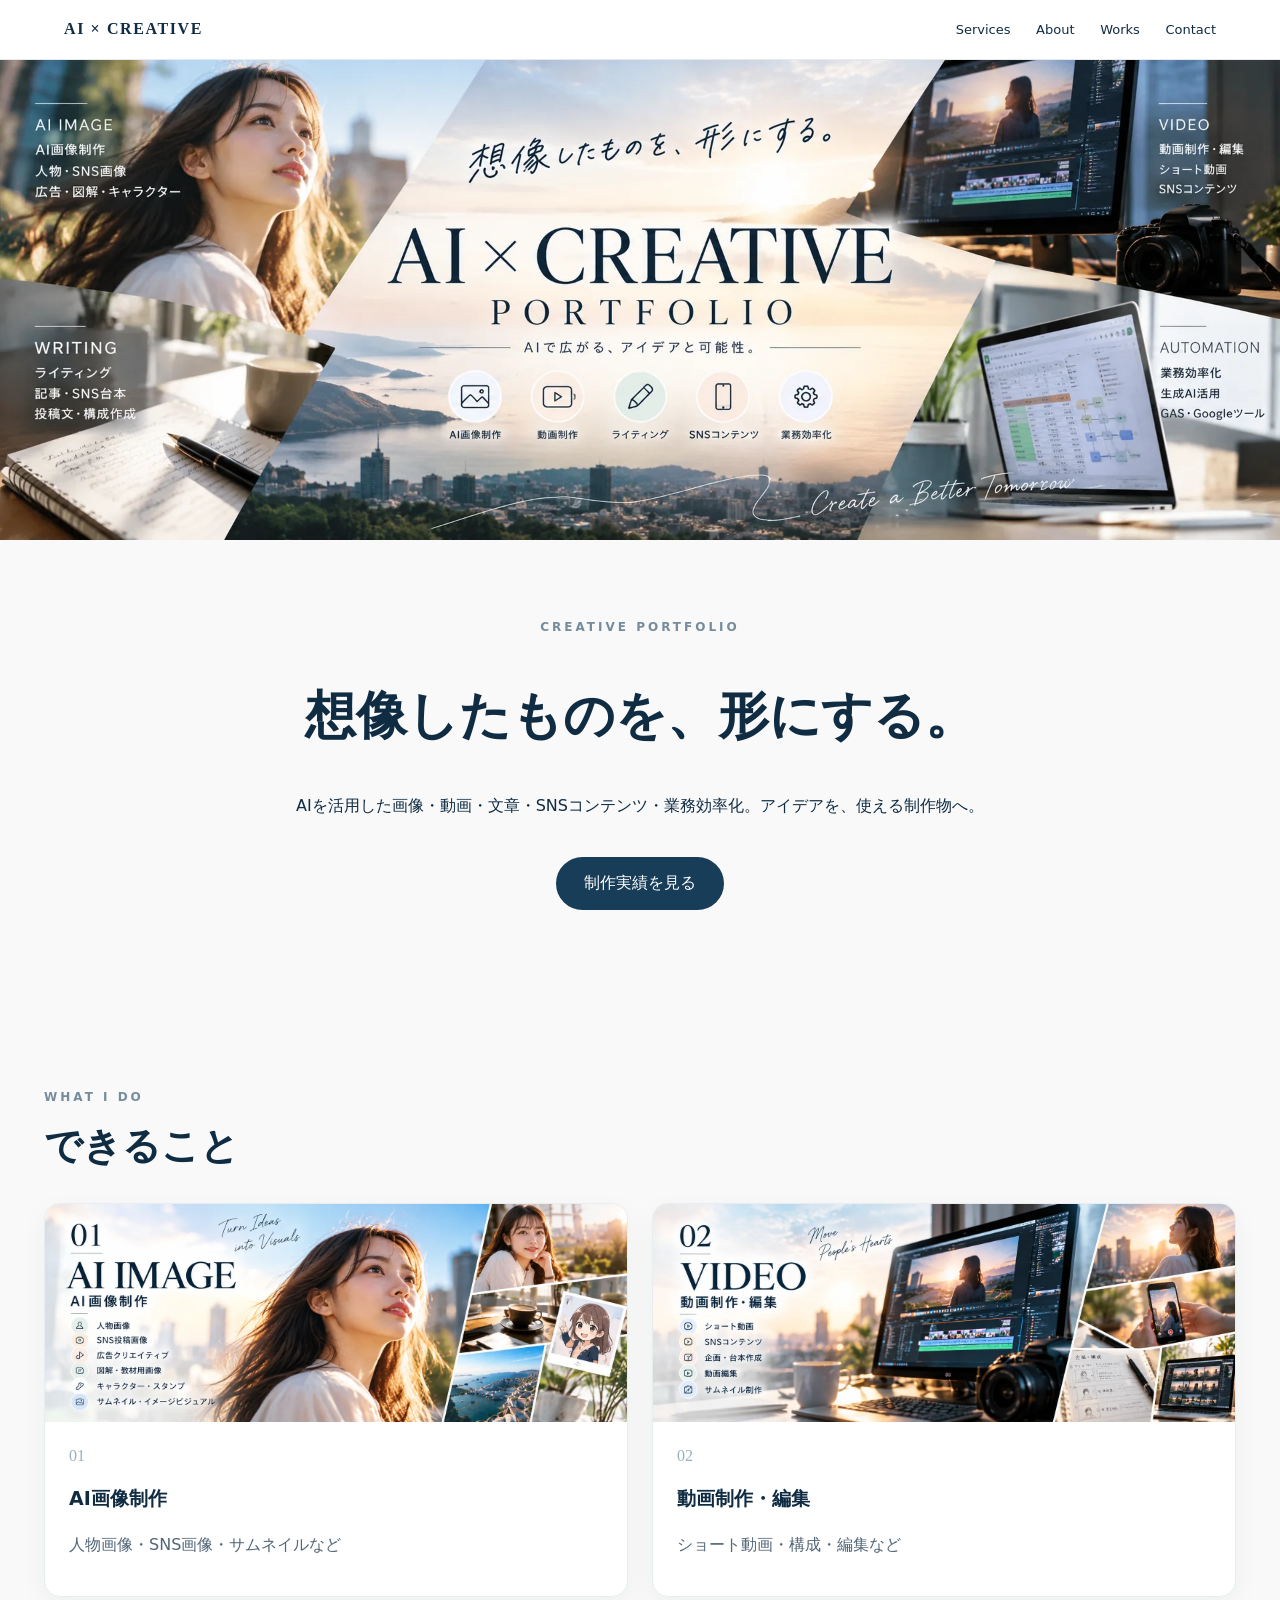
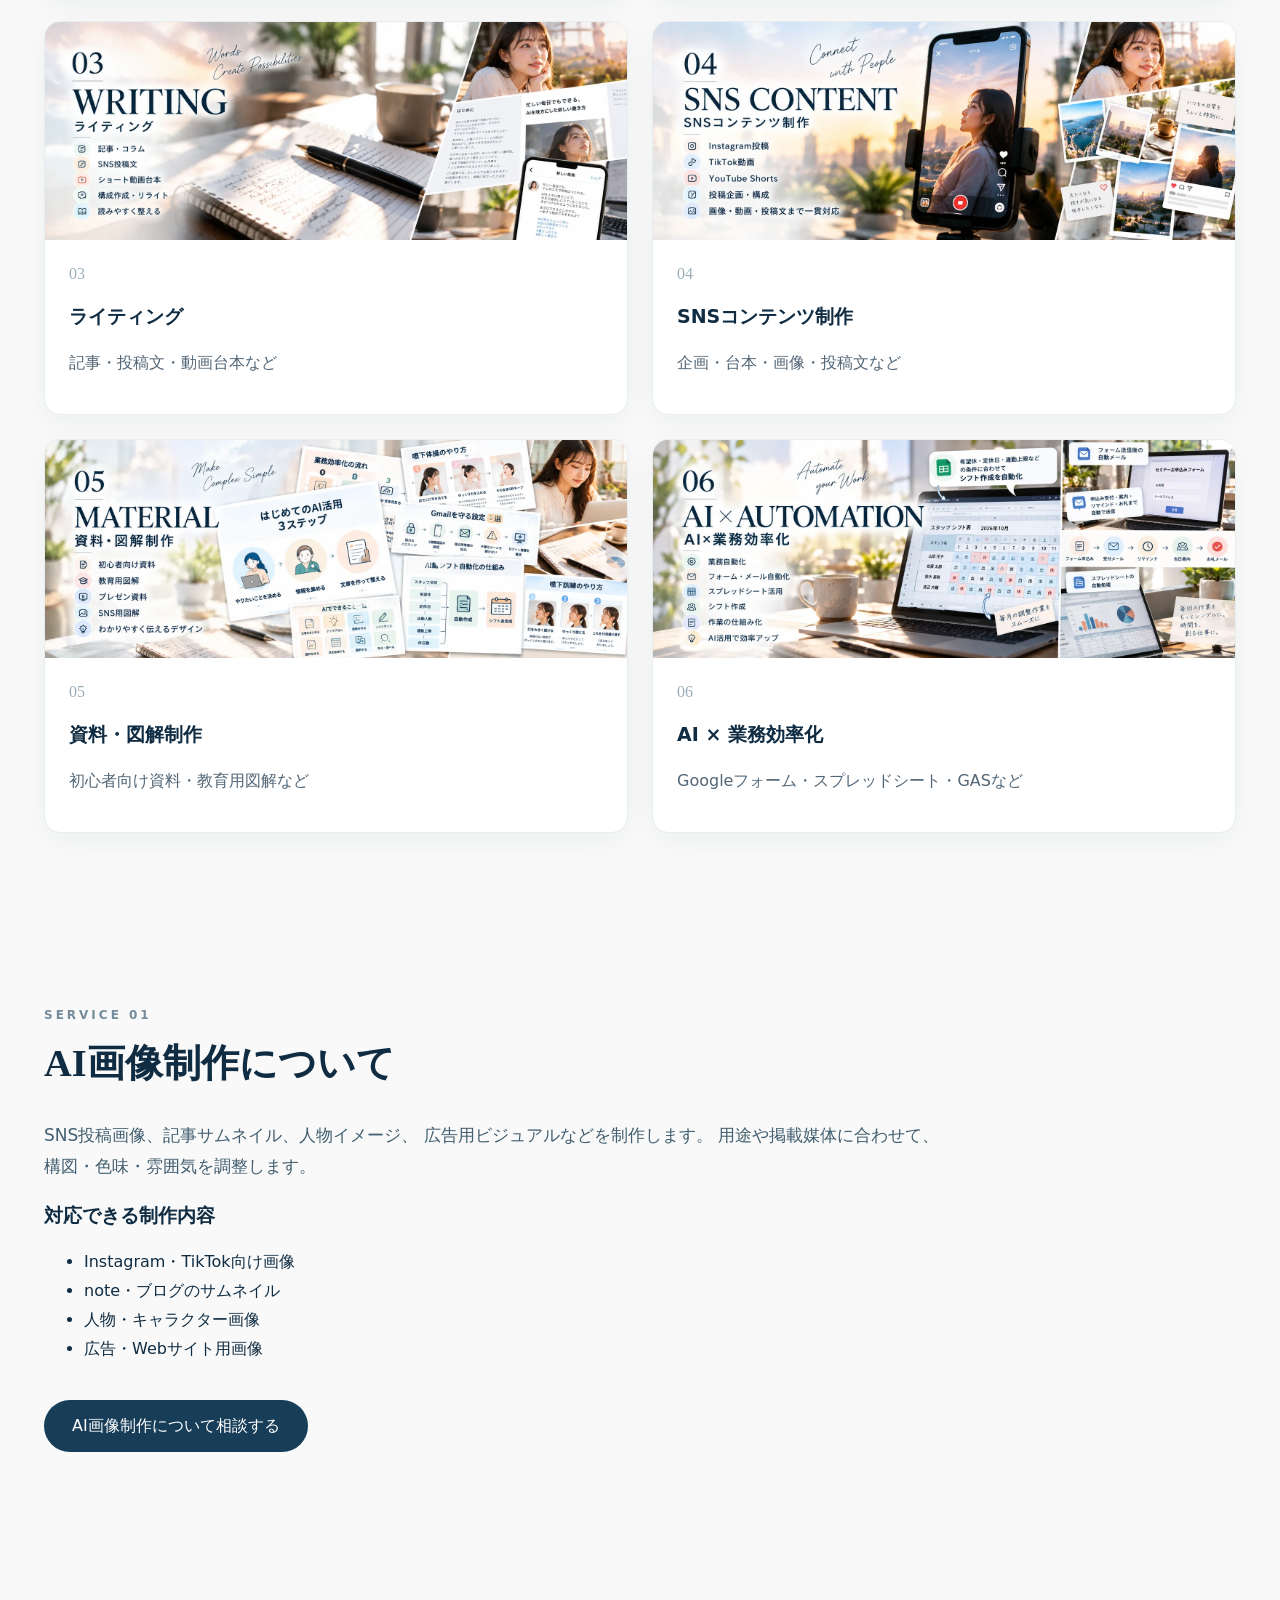
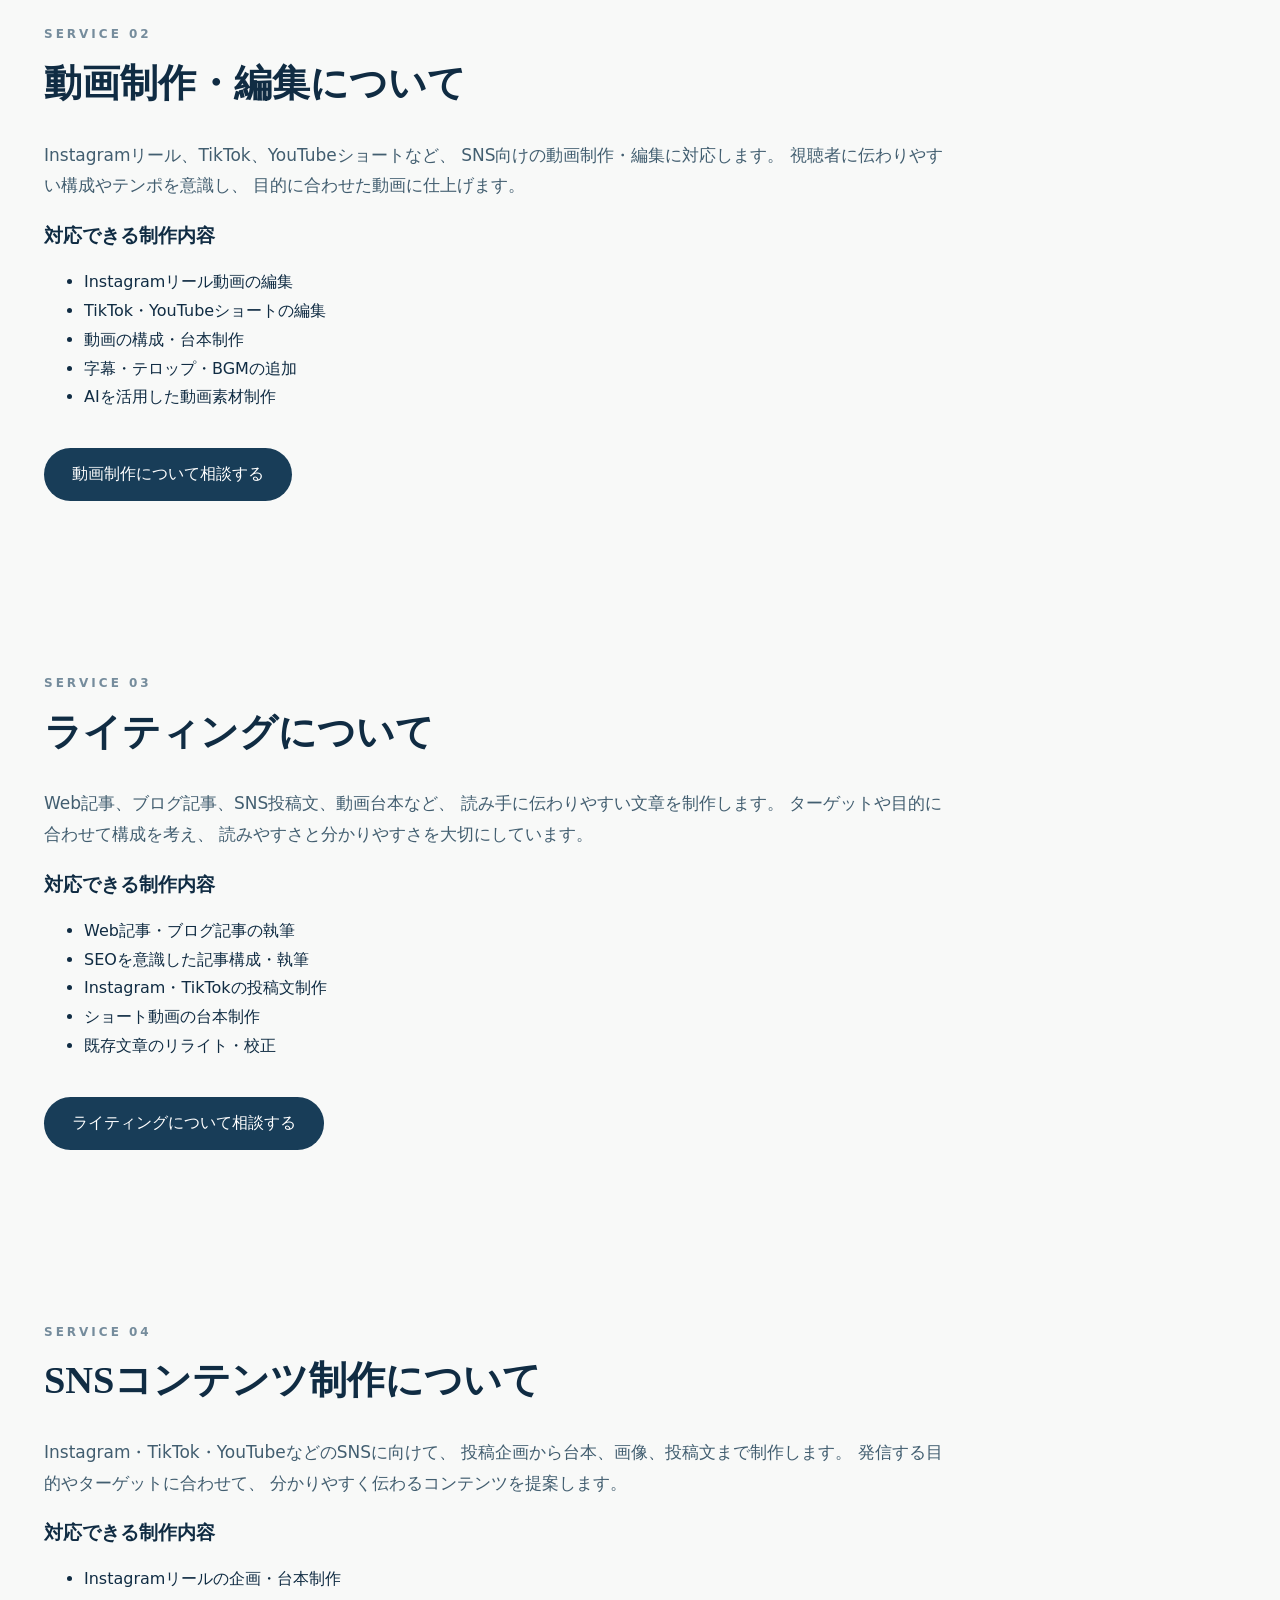
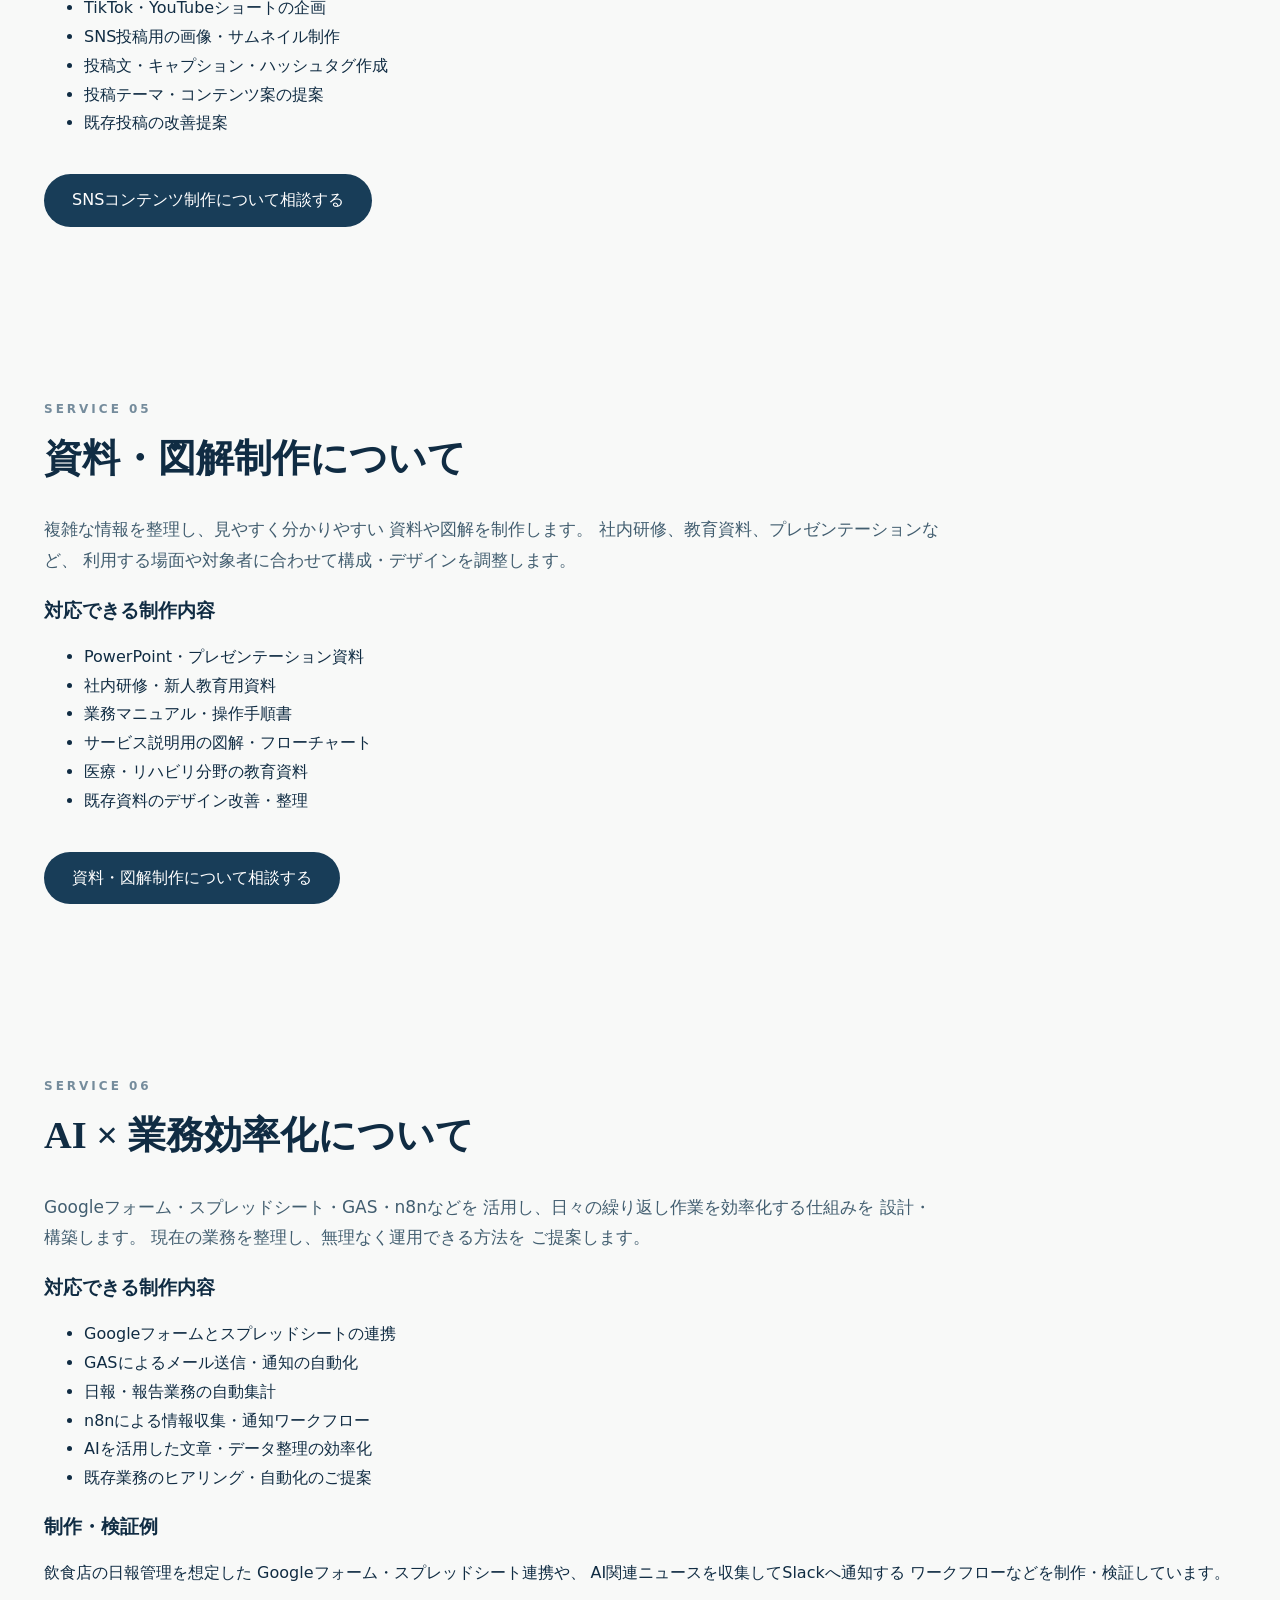
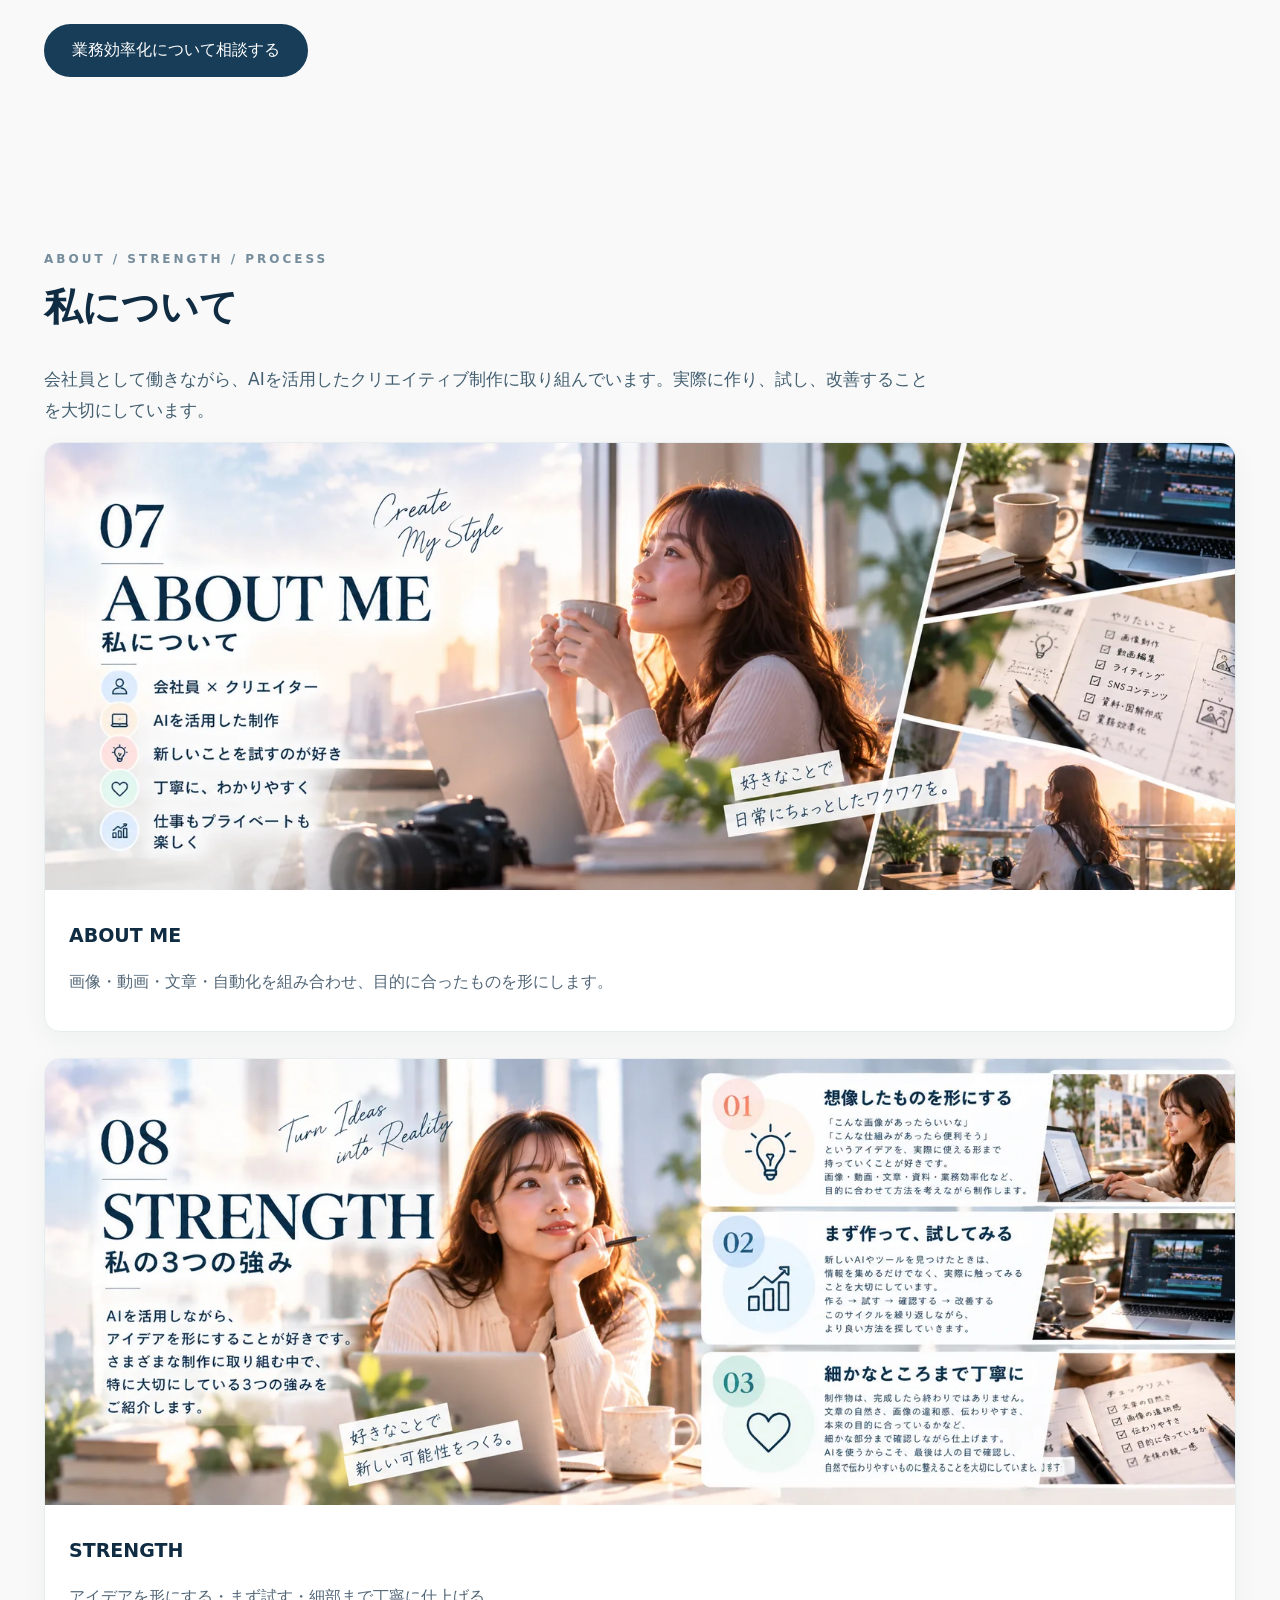
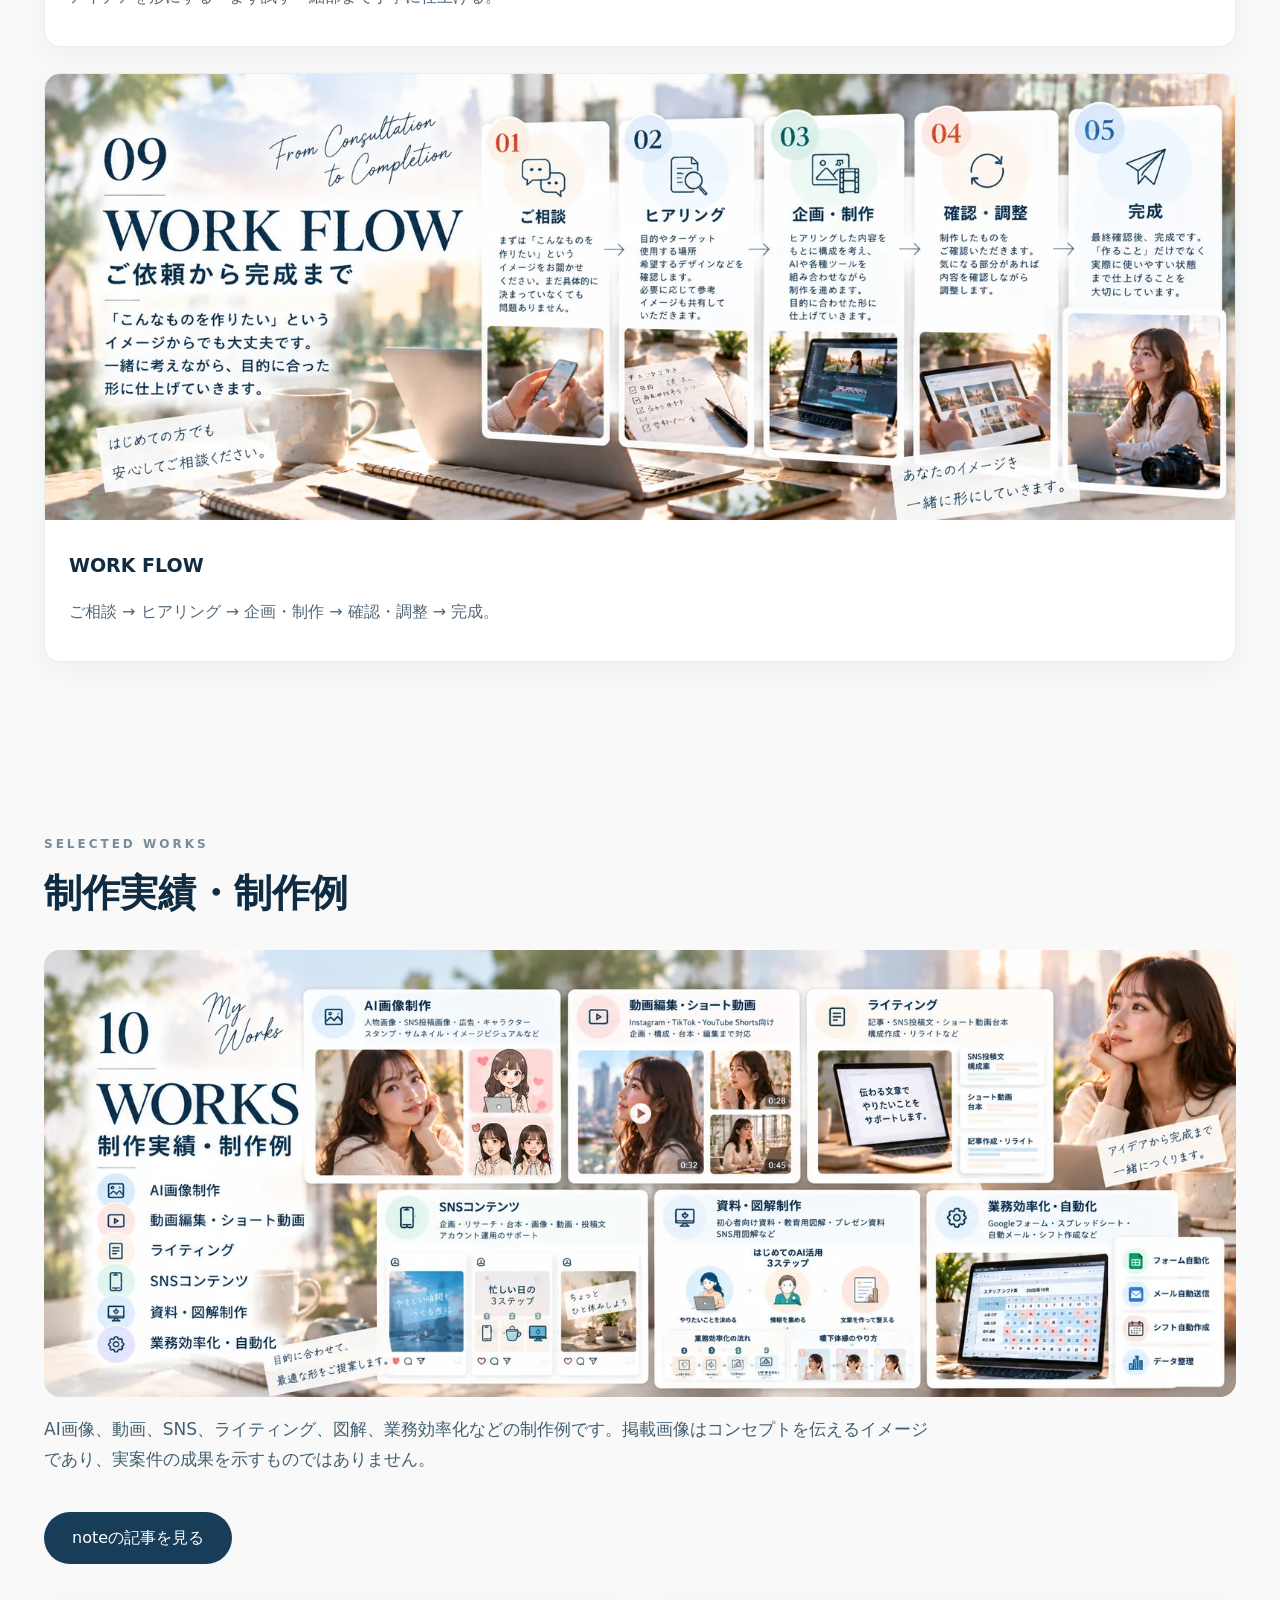
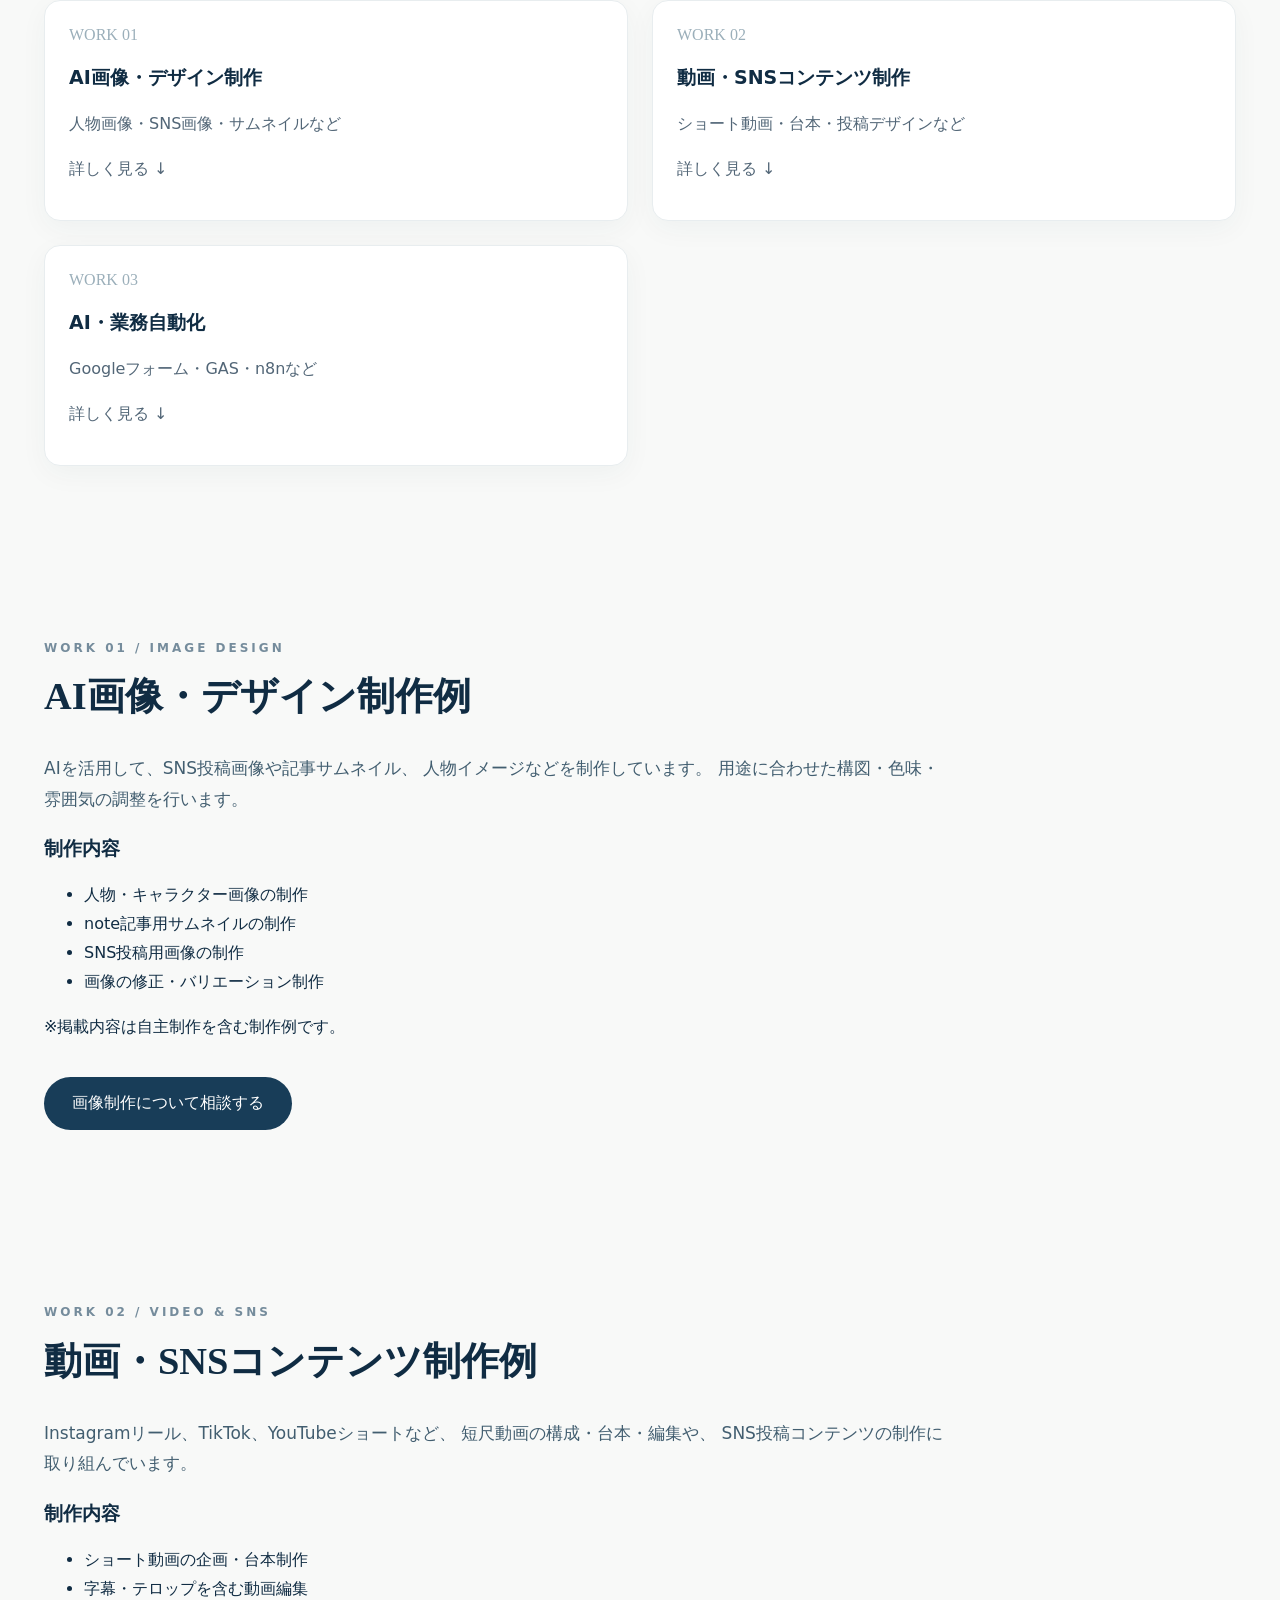
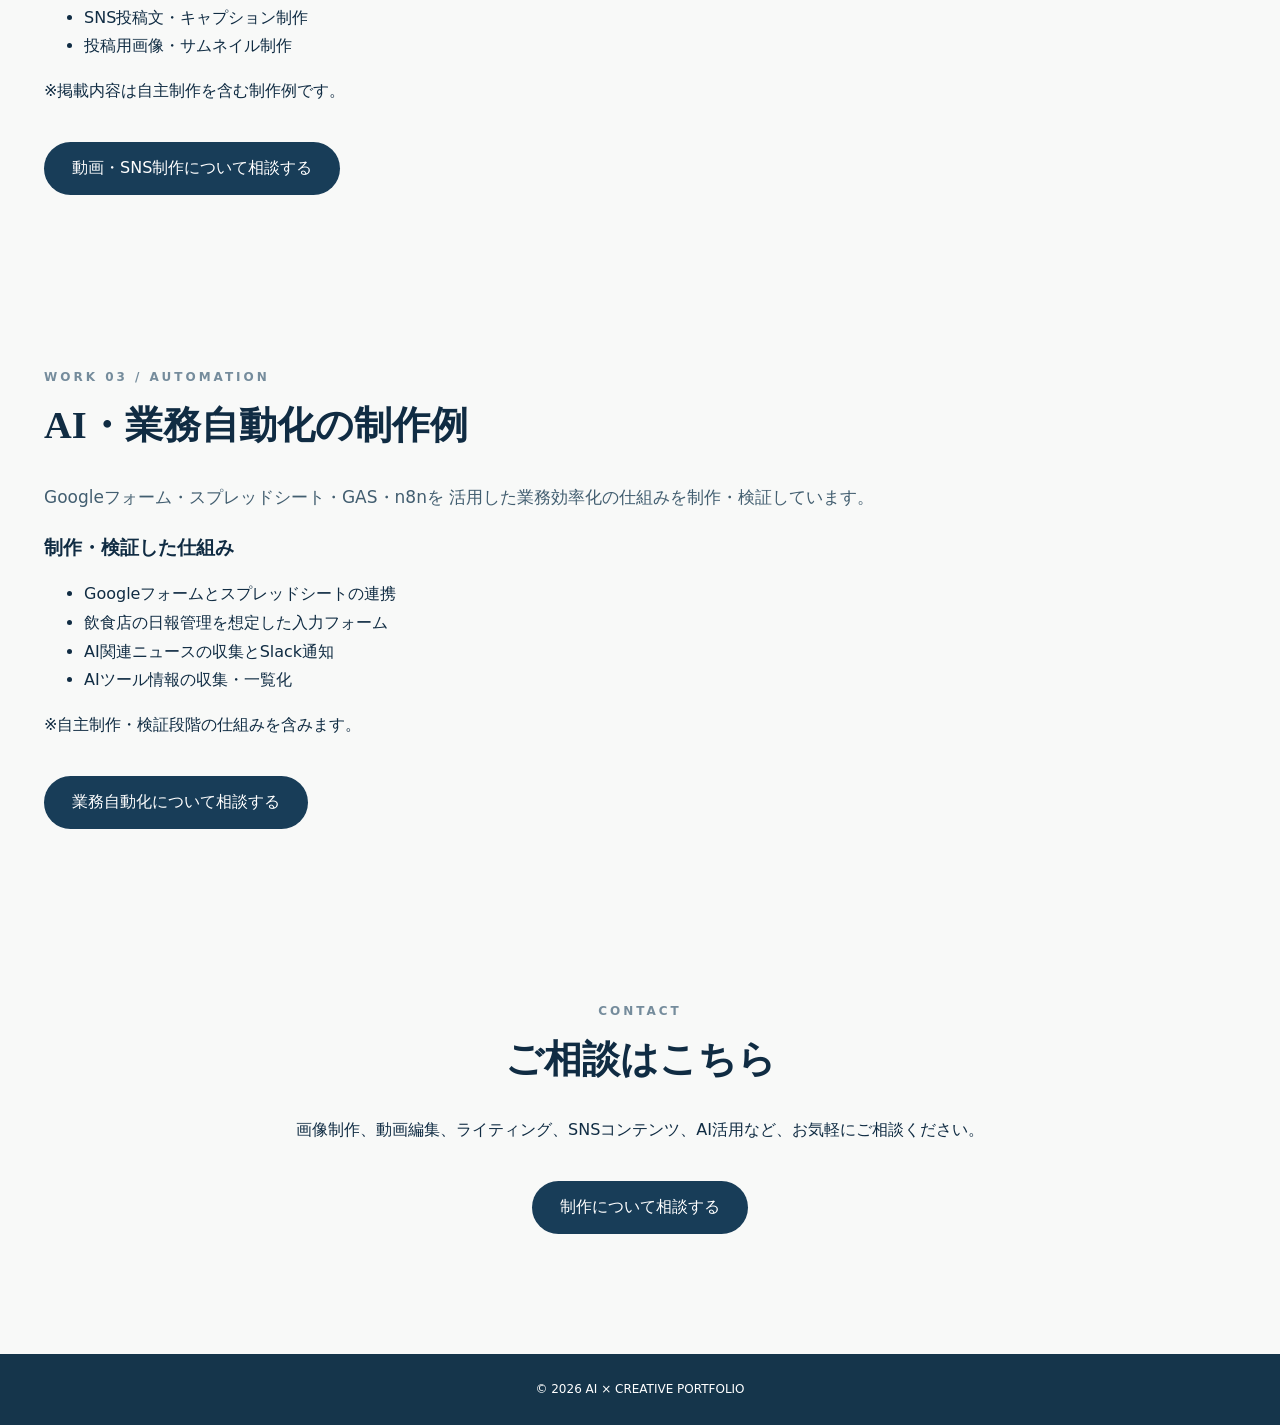
<file: index.html>
<!doctype html><html lang="ja"><head><meta charset="utf-8"><meta name="viewport" content="width=device-width,initial-scale=1"><meta name="description" content="AI画像制作・動画編集・ライティング・SNSコンテンツ・業務効率化のポートフォリオ"><title>AI × CREATIVE PORTFOLIO</title><link rel="stylesheet" href="style.css"></head><body><header><a class="brand" href="#top">AI × CREATIVE</a><nav><a href="#services">Services</a><a href="#about">About</a><a href="#works">Works</a><a href="#contact">Contact</a></nav></header><main id="top"><section class="hero"><img src="images/hero.webp" alt="AI × CREATIVE PORTFOLIO" fetchpriority="high"><div class="intro"><p class="eyebrow">CREATIVE PORTFOLIO</p><h1>想像したものを、形にする。</h1><p>AIを活用した画像・動画・文章・SNSコンテンツ・業務効率化。アイデアを、使える制作物へ。</p><a class="button" href="#works">制作実績を見る</a></div></section><section id="services" class="section"><p class="eyebrow">WHAT I DO</p><h2>できること</h2><div class="cards"><article class="card" onclick="document.getElementById('ai-image-details').scrollIntoView({behavior:'smooth',block:'start'})" style="cursor:pointer"><img src="images/01.webp" alt="AI画像制作" loading="lazy"><div><span>01</span><h3>AI画像制作</h3><p>人物画像・SNS画像・サムネイルなど</p></div></article>
<article class="card" onclick="document.getElementById('video-details').scrollIntoView({behavior:'smooth',block:'start'})" style="cursor:pointer"><img src="images/02.webp"
 alt="動画制作・編集" loading="lazy"><div><span>02</span><h3>動画制作・編集</h3><p>ショート動画・構成・編集など</p></div></article>
<article class="card" onclick="document.getElementById('writing-details').scrollIntoView({behavior:'smooth',block:'start'})" style="cursor:pointer"><img src="images/03.webp"
 alt="ライティング" loading="lazy"><div><span>03</span><h3>ライティング</h3><p>記事・投稿文・動画台本など</p></div></article>
<article class="card" onclick="document.getElementById('sns-details').scrollIntoView({behavior:'smooth',block:'start'})" style="cursor:pointer"><img src="images/04.webp"
 alt="SNSコンテンツ制作" loading="lazy"><div><span>04</span><h3>SNSコンテンツ制作</h3><p>企画・台本・画像・投稿文など</p></div></article>
<article class="card" onclick="document.getElementById('material-details').scrollIntoView({behavior:'smooth',block:'start'})" style="cursor:pointer"><img src="images/05.webp"
 alt="資料・図解制作" loading="lazy"><div><span>05</span><h3>資料・図解制作</h3><p>初心者向け資料・教育用図解など</p></div></article>
<article class="card" onclick="document.getElementById('automation-details').scrollIntoView({behavior:'smooth',block:'start'})" style="cursor:pointer"><img src="images/06.webp"
 alt="AI × 業務効率化" loading="lazy"><div><span>06</span><h3>AI × 業務効率化</h3><p>Googleフォーム・スプレッドシート・GASなど</p></div></article></div></section>
<section id="ai-image-details" class="section">
  <p class="eyebrow">SERVICE 01</p>
  <h2>AI画像制作について</h2>

  <p class="lead">
    SNS投稿画像、記事サムネイル、人物イメージ、
    広告用ビジュアルなどを制作します。
    用途や掲載媒体に合わせて、
    構図・色味・雰囲気を調整します。
  </p>

  <h3>対応できる制作内容</h3>
  <ul>
    <li>Instagram・TikTok向け画像</li>
    <li>note・ブログのサムネイル</li>
    <li>人物・キャラクター画像</li>
    <li>広告・Webサイト用画像</li>
  </ul>

  <a class="button"
     href="https://docs.google.com/forms/d/e/1FAIpQLSeHLMUan6sX_Bi2YHPsbmT2m1Xf_0hHyTJXhu0cGZ721wh3tw/viewform"
     target="_blank"
     rel="noopener noreferrer">
    AI画像制作について相談する
  </a>
</section>

<section id="video-details" class="section">
  <p class="eyebrow">SERVICE 02</p>
  <h2>動画制作・編集について</h2>

  <p class="lead">
    Instagramリール、TikTok、YouTubeショートなど、
    SNS向けの動画制作・編集に対応します。
    視聴者に伝わりやすい構成やテンポを意識し、
    目的に合わせた動画に仕上げます。
  </p>

  <h3>対応できる制作内容</h3>
  <ul>
    <li>Instagramリール動画の編集</li>
    <li>TikTok・YouTubeショートの編集</li>
    <li>動画の構成・台本制作</li>
    <li>字幕・テロップ・BGMの追加</li>
    <li>AIを活用した動画素材制作</li>
  </ul>

  <a class="button"
     href="https://docs.google.com/forms/d/e/1FAIpQLSeHLMUan6sX_Bi2YHPsbmT2m1Xf_0hHyTJXhu0cGZ721wh3tw/viewform"
     target="_blank"
     rel="noopener noreferrer">
    動画制作について相談する
  </a>
</section>

<section id="writing-details" class="section">
  <p class="eyebrow">SERVICE 03</p>
  <h2>ライティングについて</h2>

  <p class="lead">
    Web記事、ブログ記事、SNS投稿文、動画台本など、
    読み手に伝わりやすい文章を制作します。
    ターゲットや目的に合わせて構成を考え、
    読みやすさと分かりやすさを大切にしています。
  </p>

  <h3>対応できる制作内容</h3>
  <ul>
    <li>Web記事・ブログ記事の執筆</li>
    <li>SEOを意識した記事構成・執筆</li>
    <li>Instagram・TikTokの投稿文制作</li>
    <li>ショート動画の台本制作</li>
    <li>既存文章のリライト・校正</li>
  </ul>

  <a class="button"
     href="https://docs.google.com/forms/d/e/1FAIpQLSeHLMUan6sX_Bi2YHPsbmT2m1Xf_0hHyTJXhu0cGZ721wh3tw/viewform"
     target="_blank"
     rel="noopener noreferrer">
    ライティングについて相談する
  </a>
</section>

<section id="sns-details" class="section">
  <p class="eyebrow">SERVICE 04</p>
  <h2>SNSコンテンツ制作について</h2>

  <p class="lead">
    Instagram・TikTok・YouTubeなどのSNSに向けて、
    投稿企画から台本、画像、投稿文まで制作します。
    発信する目的やターゲットに合わせて、
    分かりやすく伝わるコンテンツを提案します。
  </p>

  <h3>対応できる制作内容</h3>
  <ul>
    <li>Instagramリールの企画・台本制作</li>
    <li>TikTok・YouTubeショートの企画</li>
    <li>SNS投稿用の画像・サムネイル制作</li>
    <li>投稿文・キャプション・ハッシュタグ作成</li>
    <li>投稿テーマ・コンテンツ案の提案</li>
    <li>既存投稿の改善提案</li>
  </ul>

  <a class="button"
     href="https://docs.google.com/forms/d/e/1FAIpQLSeHLMUan6sX_Bi2YHPsbmT2m1Xf_0hHyTJXhu0cGZ721wh3tw/viewform"
     target="_blank"
     rel="noopener noreferrer">
    SNSコンテンツ制作について相談する
  </a>
</section>

<section id="material-details" class="section">
  <p class="eyebrow">SERVICE 05</p>
  <h2>資料・図解制作について</h2>

  <p class="lead">
    複雑な情報を整理し、見やすく分かりやすい
    資料や図解を制作します。
    社内研修、教育資料、プレゼンテーションなど、
    利用する場面や対象者に合わせて構成・デザインを調整します。
  </p>

  <h3>対応できる制作内容</h3>
  <ul>
    <li>PowerPoint・プレゼンテーション資料</li>
    <li>社内研修・新人教育用資料</li>
    <li>業務マニュアル・操作手順書</li>
    <li>サービス説明用の図解・フローチャート</li>
    <li>医療・リハビリ分野の教育資料</li>
    <li>既存資料のデザイン改善・整理</li>
  </ul>

  <a class="button"
     href="https://docs.google.com/forms/d/e/1FAIpQLSeHLMUan6sX_Bi2YHPsbmT2m1Xf_0hHyTJXhu0cGZ721wh3tw/viewform"
     target="_blank"
     rel="noopener noreferrer">
    資料・図解制作について相談する
  </a>
</section>

<section id="automation-details" class="section">
  <p class="eyebrow">SERVICE 06</p>
  <h2>AI × 業務効率化について</h2>

  <p class="lead">
    Googleフォーム・スプレッドシート・GAS・n8nなどを
    活用し、日々の繰り返し作業を効率化する仕組みを
    設計・構築します。
    現在の業務を整理し、無理なく運用できる方法を
    ご提案します。
  </p>

  <h3>対応できる制作内容</h3>
  <ul>
    <li>Googleフォームとスプレッドシートの連携</li>
    <li>GASによるメール送信・通知の自動化</li>
    <li>日報・報告業務の自動集計</li>
    <li>n8nによる情報収集・通知ワークフロー</li>
    <li>AIを活用した文章・データ整理の効率化</li>
    <li>既存業務のヒアリング・自動化のご提案</li>
  </ul>

  <h3>制作・検証例</h3>
  <p>
    飲食店の日報管理を想定した
    Googleフォーム・スプレッドシート連携や、
    AI関連ニュースを収集してSlackへ通知する
    ワークフローなどを制作・検証しています。
  </p>

  <a class="button"
     href="https://docs.google.com/forms/d/e/1FAIpQLSeHLMUan6sX_Bi2YHPsbmT2m1Xf_0hHyTJXhu0cGZ721wh3tw/viewform"
     target="_blank"
     rel="noopener noreferrer">
    業務効率化について相談する
  </a>
</section>
<section id="about" class="section"><p class="eyebrow">ABOUT / STRENGTH / PROCESS</p><h2>私について</h2><p class="lead">会社員として働きながら、AIを活用したクリエイティブ制作に取り組んでいます。実際に作り、試し、改善することを大切にしています。</p><div class="feature"><article><img src="images/07.webp" alt="ABOUT ME" loading="lazy"><div><h3>ABOUT ME</h3><p>画像・動画・文章・自動化を組み合わせ、目的に合ったものを形にします。</p></div></article><article><img src="images/08.webp" alt="STRENGTH" loading="lazy"><div><h3>STRENGTH</h3><p>アイデアを形にする・まず試す・細部まで丁寧に仕上げる。</p></div></article><article><img src="images/09.webp" alt="WORK FLOW" loading="lazy"><div><h3>WORK FLOW</h3><p>ご相談 → ヒアリング → 企画・制作 → 確認・調整 → 完成。</p></div></article></div></section><section id="works" class="section"><p class="eyebrow">SELECTED WORKS</p><h2>制作実績・制作例</h2><img class="wide" src="images/10.webp" alt="制作実績一覧" loading="lazy"><p class="lead">AI画像、動画、SNS、ライティング、図解、業務効率化などの制作例です。掲載画像はコンセプトを伝えるイメージであり、実案件の成果を示すものではありません。</p><a class="button" 

<a class="button"
   href="https://note.com/preview/n0ae0e11a6bd6?prev_access_key=2e2d97b51848c6ae793b90ef8a51d680"
   target="_blank"
   rel="noopener noreferrer">
  noteの記事を見る
</a>

<div class="cards" style="margin-top:36px">

  <a class="card" href="#work-image" style="display:block">
    <div>
      <span>WORK 01</span>
      <h3>AI画像・デザイン制作</h3>
      <p>人物画像・SNS画像・サムネイルなど</p>
      <p>詳しく見る ↓</p>
    </div>
  </a>

  <a class="card" href="#work-video" style="display:block">
    <div>
      <span>WORK 02</span>
      <h3>動画・SNSコンテンツ制作</h3>
      <p>ショート動画・台本・投稿デザインなど</p>
      <p>詳しく見る ↓</p>
    </div>
  </a>

  <a class="card" href="#work-automation" style="display:block">
    <div>
      <span>WORK 03</span>
      <h3>AI・業務自動化</h3>
      <p>Googleフォーム・GAS・n8nなど</p>
      <p>詳しく見る ↓</p>
    </div>
  </a>

</div>
</section>
<section id="work-image" class="section">
  <p class="eyebrow">WORK 01 / IMAGE DESIGN</p>
  <h2>AI画像・デザイン制作例</h2>

  <p class="lead">
    AIを活用して、SNS投稿画像や記事サムネイル、
    人物イメージなどを制作しています。
    用途に合わせた構図・色味・雰囲気の調整を行います。
  </p>

  <h3>制作内容</h3>
  <ul>
    <li>人物・キャラクター画像の制作</li>
    <li>note記事用サムネイルの制作</li>
    <li>SNS投稿用画像の制作</li>
    <li>画像の修正・バリエーション制作</li>
  </ul>

  <p>
    ※掲載内容は自主制作を含む制作例です。
  </p>

  <a class="button"
     href="https://docs.google.com/forms/d/e/1FAIpQLSeHLMUan6sX_Bi2YHPsbmT2m1Xf_0hHyTJXhu0cGZ721wh3tw/viewform"
     target="_blank" rel="noopener noreferrer">
    画像制作について相談する
  </a>
</section>

<section id="work-video" class="section">
  <p class="eyebrow">WORK 02 / VIDEO & SNS</p>
  <h2>動画・SNSコンテンツ制作例</h2>

  <p class="lead">
    Instagramリール、TikTok、YouTubeショートなど、
    短尺動画の構成・台本・編集や、
    SNS投稿コンテンツの制作に取り組んでいます。
  </p>

  <h3>制作内容</h3>
  <ul>
    <li>ショート動画の企画・台本制作</li>
    <li>字幕・テロップを含む動画編集</li>
    <li>SNS投稿文・キャプション制作</li>
    <li>投稿用画像・サムネイル制作</li>
  </ul>

  <p>
    ※掲載内容は自主制作を含む制作例です。
  </p>

  <a class="button"
     href="https://docs.google.com/forms/d/e/1FAIpQLSeHLMUan6sX_Bi2YHPsbmT2m1Xf_0hHyTJXhu0cGZ721wh3tw/viewform"
     target="_blank" rel="noopener noreferrer">
    動画・SNS制作について相談する
  </a>
</section>

<section id="work-automation" class="section">
  <p class="eyebrow">WORK 03 / AUTOMATION</p>
  <h2>AI・業務自動化の制作例</h2>

  <p class="lead">
    Googleフォーム・スプレッドシート・GAS・n8nを
    活用した業務効率化の仕組みを制作・検証しています。
  </p>

  <h3>制作・検証した仕組み</h3>
  <ul>
    <li>Googleフォームとスプレッドシートの連携</li>
    <li>飲食店の日報管理を想定した入力フォーム</li>
    <li>AI関連ニュースの収集とSlack通知</li>
    <li>AIツール情報の収集・一覧化</li>
  </ul>

  <p>
    ※自主制作・検証段階の仕組みを含みます。
  </p>

  <a class="button"
     href="https://docs.google.com/forms/d/e/1FAIpQLSeHLMUan6sX_Bi2YHPsbmT2m1Xf_0hHyTJXhu0cGZ721wh3tw/viewform"
     target="_blank" rel="noopener noreferrer">
    業務自動化について相談する
  </a>
</section>
<section id="contact" class="section contact"><p class="eyebrow">CONTACT</p><h2>ご相談はこちら</h2><p>画像制作、動画編集、ライティング、SNSコンテンツ、AI活用など、お気軽にご相談ください。</p>
<a class="button"
   href="https://docs.google.com/forms/d/e/1FAIpQLSeHLMUan6sX_Bi2YHPsbmT2m1Xf_0hHyTJXhu0cGZ721wh3tw/viewform"
   target="_blank"
   rel="noopener noreferrer">
  制作について相談する
</a>
</section></main><footer>© 2026 AI × CREATIVE PORTFOLIO</footer></body></html>
</file>
<file: style.css>
*{box-sizing:border-box}html{scroll-behavior:smooth;scroll-padding-top:90px}body{margin:0;color:#102c43;background:#f8f9f8;font-family:system-ui,-apple-system,"Noto Sans JP",sans-serif;line-height:1.8}header{position:sticky;top:0;z-index:10;background:#ffffffed;display:flex;align-items:center;justify-content:space-between;padding:15px clamp(18px,5vw,90px);border-bottom:1px solid #e5ebee;gap:16px}.brand{font-family:Georgia,serif;font-weight:bold;letter-spacing:.1em}a{color:inherit;text-decoration:none}nav{display:flex;gap:clamp(8px,2vw,30px);font-size:13px}.hero img{display:block;width:100%;height:auto}.intro{max-width:1000px;margin:auto;padding:65px 24px 85px;text-align:center}.eyebrow{font-size:12px;letter-spacing:.25em;color:#758c9c;font-weight:700}h1,h2{font-family:Georgia,"Noto Serif JP",serif;line-height:1.35}h1{font-size:clamp(27px,4vw,52px)}h2{font-size:clamp(27px,3vw,42px);margin:10px 0 30px}h3{font-size:19px;margin:10px 0}.button{display:inline-block;background:#183d58;color:white;padding:12px 28px;border-radius:30px;margin-top:20px}.button:hover,.button:focus-visible{background:#285978}.section{max-width:1240px;margin:auto;padding:80px 24px}.cards{display:grid;grid-template-columns:repeat(2,minmax(0,1fr));gap:24px}.card,.feature article{background:#fff;border:1px solid #e8edef;border-radius:16px;overflow:hidden;box-shadow:0 8px 28px #1d40500b}.card img,.feature img,.wide{width:100%;height:auto;display:block}.card>div{padding:20px 24px}.card span{font-family:Georgia,serif;color:#9bafba}.card p,.feature p{color:#526677}.feature{display:grid;gap:26px}.feature article>div{padding:18px 24px}.lead{max-width:900px;color:#425e70;font-size:17px}.wide{border-radius:16px}.contact{text-align:center;padding-bottom:120px}footer{text-align:center;padding:25px;background:#15354b;color:white;font-size:12px}
/* New clickable services and details */
.service-card{display:block;transition:transform .2s ease,box-shadow .2s ease}.service-card:hover,.service-card:focus-visible{transform:translateY(-4px);box-shadow:0 12px 34px #1d405024}.detail-link{display:inline-block;margin-top:6px;color:#183d58!important;font-family:inherit!important;font-size:14px;font-weight:700}.service-details{display:grid;gap:26px}.service-detail{display:grid;grid-template-columns:minmax(0,1fr) minmax(0,1.2fr);gap:28px;align-items:center;background:white;border:1px solid #e8edef;border-radius:16px;padding:20px;scroll-margin-top:100px}.service-detail img{width:100%;height:auto;border-radius:12px;display:block}.service-detail h3{font-size:clamp(21px,2.4vw,28px)}.service-detail p{color:#425e70}.text-link{color:#183d58;font-weight:700;text-decoration:underline;text-underline-offset:4px}.works-link{display:block;position:relative}.works-link span{display:inline-block;margin-top:12px;color:#183d58;font-weight:700}.works-link:hover span{text-decoration:underline}.service-card:focus-visible,.works-link:focus-visible,.text-link:focus-visible,.button:focus-visible{outline:3px solid #83b5d4;outline-offset:4px}
@media(max-width:700px){header{position:static;display:block;text-align:center}nav{justify-content:center;flex-wrap:wrap;margin-top:8px}.cards{grid-template-columns:1fr}.section{padding:55px 18px}.intro{padding:45px 20px 65px}.card>div{padding:16px}.service-detail{grid-template-columns:1fr;padding:16px;gap:10px}.service-detail{scroll-margin-top:20px}}
</file>
